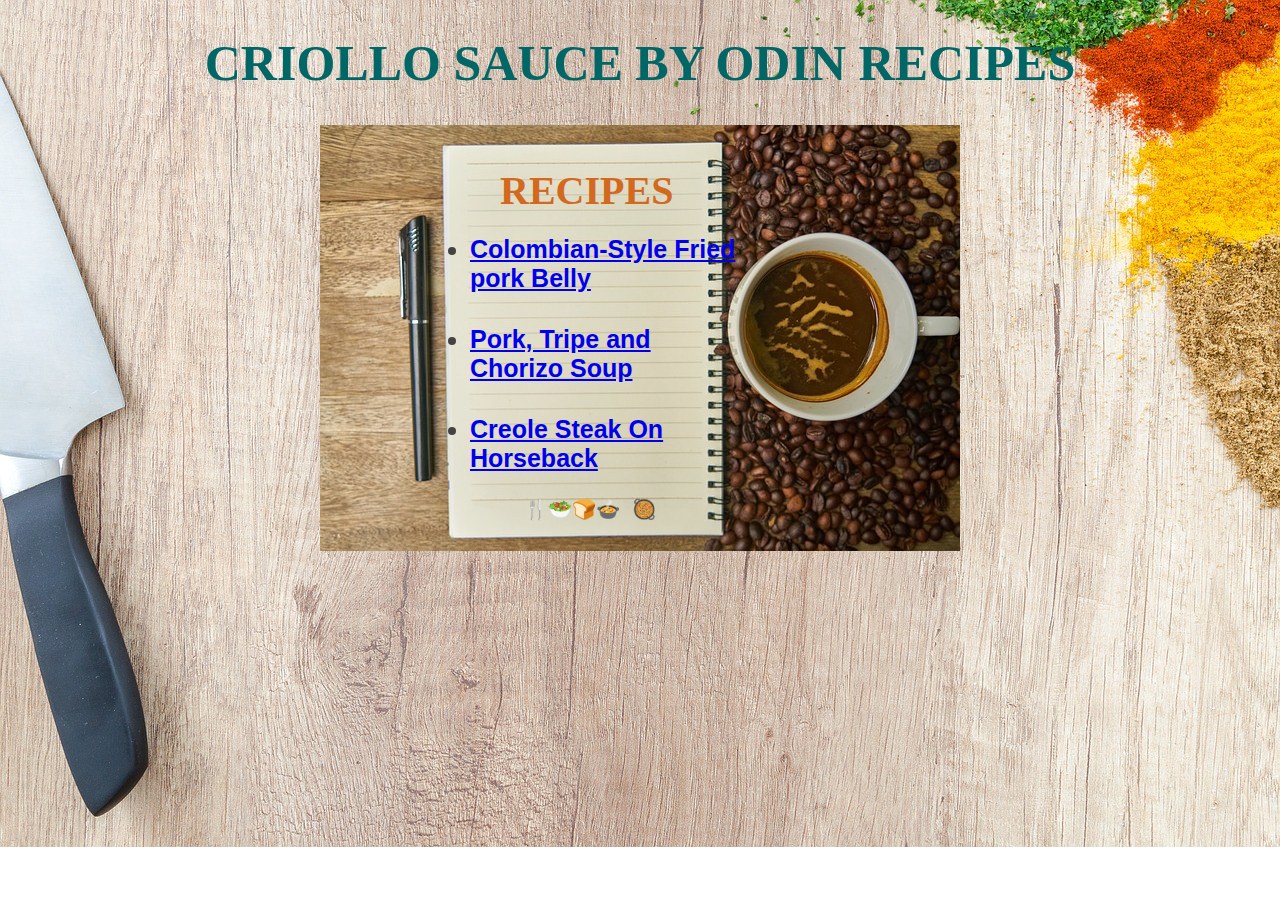
<file: index.html>
<!DOCTYPE html>
<html lang="en">
    <head>
        <meta charset="UTF-8">
        <title>Odin Recipes</title>
        <link rel="stylesheet" href="mystyles.css">

        <style>
            body {
                background-image: url('./Images/turmeric-2879382_1280.jpg');
                background-repeat: repeat-x;
}
        </style>
        
    </head>

    <body>
           
           <h1 class="titles">CRIOLLO SAUCE BY ODIN  RECIPES </h1>
            <img class="images"  src="./Images/coffee-2542045_640.jpg" alt="">

                             
       
        <h1 class="recipe">RECIPES</font></h1>
        <h2 class="recipe1">
            <ul>
                <li><a href="./fried-pork.html" target="blank"> Colombian-Style Fried<br> pork Belly</a>
                </li>
            </ul>
        </h2>
        <h2 class="recipe2">
            <ul>
                <li>
                    <a href="./porkandchorizosoup.html" target="blank">Pork, Tripe and <br>Chorizo Soup</a>
                </li>
            </ul>
        </h2>  

        <h2 class="recipe3">
            <ul>
                <li>
                    <a href="./creolesteak.html" target="blank">Creole Steak On <br>Horseback </a>
                </li>
            </ul>
            <pre>        🍴🥗🍞🍲 🥘</pre>  
        </h2>
    <audio autoplay>
        <source src="./Music/soy_colombiano_silva_y_villalba_bambuco_colombia.mp3" type="audio/mpeg"></source>
    </audio>
    </body>


</html>
</file>
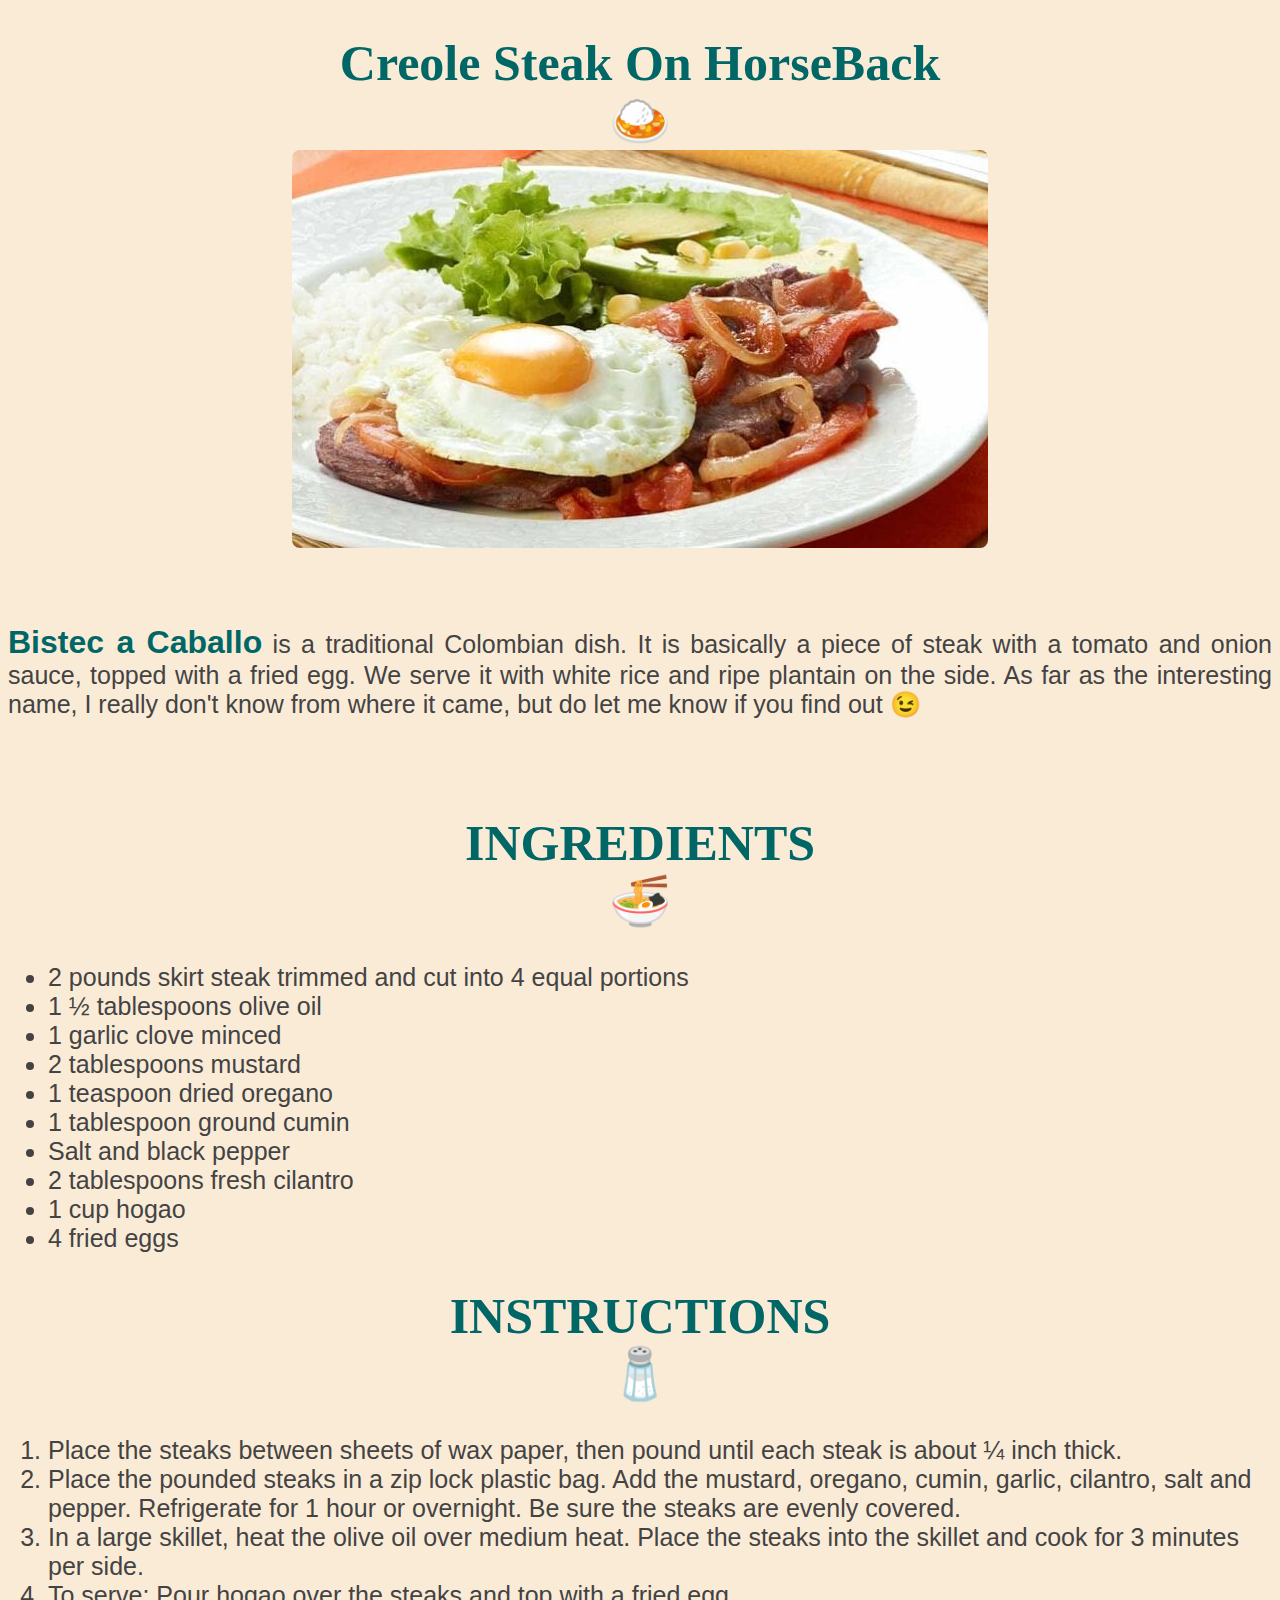
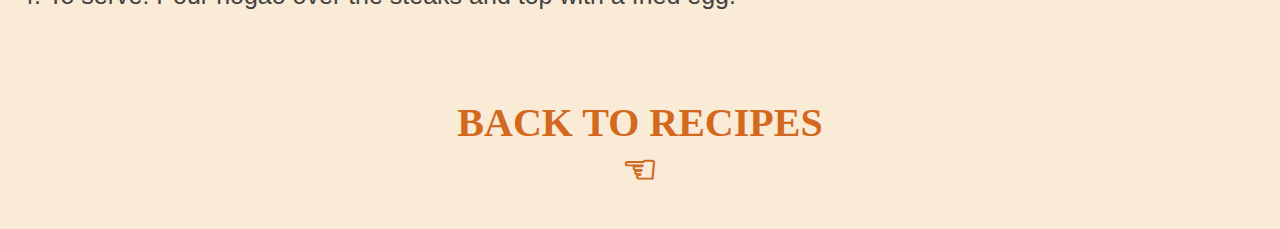
<file: creolesteak.html>
<!DOCTYPE html>
<html lang="en">
<head>
    <meta charset="UTF-8">
    <meta http-equiv="X-UA-Compatible" content="IE=edge">
    <meta name="viewport" content="width=device-width, initial-scale=1.0">
    <title>Document</title>
    <link rel="stylesheet" href="./mystyles.css">
    <style>
        body {
            background-color: antiquewhite;
        }
        
    </style>
</head>
<body>

    <h1 class="titles"> Creole Steak On HorseBack <br>🍛 <br> <img class="head-image" src="./Images/bistec.jpg" alt="creole steak">
        </h1>
          <br>
  <p >
      <strong><font color="006666" size="+3">Bistec a Caballo</font></strong>  is a traditional Colombian dish. It is basically a piece of steak with a tomato and onion sauce, topped with a fried egg. We serve it with white rice and ripe plantain on the side. As far as the interesting name, I really don't know from where it came, but do let me know if you find out 😉
  </p>   
    <br>
    <br>
   
               <h1 class="titles">INGREDIENTS <br>🍜 </h1>
      
      <ul>
        
            <li>
                2 pounds skirt steak trimmed and cut into 4 equal portions
            </li>
            <li>
                1 ½ tablespoons olive oil
            </li>
            <li>
                1 garlic clove minced
            </li>
            <li>
                2 tablespoons mustard
            </li>
            <li>
                1 teaspoon dried oregano
            </li>
            <li>
                1 tablespoon ground cumin
            </li>
            <li>
                Salt and black pepper
            </li>
            <li>
                2 tablespoons fresh cilantro
            </li>
            <li>
                1 cup hogao
            </li>
            <li>
                4 fried eggs
            </li>

        
    </ul>
    
        <h1 class="titles">INSTRUCTIONS <br>🧂
        </h1> 
   
    <p >
        <ol>
       
            <li>
                Place the steaks between sheets of wax paper, then pound until each steak is about ¼ inch thick.
            </li>
            <li>
                Place the pounded steaks in a zip lock plastic bag. Add the mustard, oregano, cumin, garlic, cilantro, salt and pepper. Refrigerate for 1 hour or overnight. Be sure the steaks are evenly covered.
            </li>
            <li>
                In a large skillet, heat the olive oil over medium heat. Place the steaks into the skillet and cook for 3 minutes per side.
            </li>
            <li>
                To serve: Pour hogao over the steaks and top with a fried egg.

            </li>
        
    </ol>
    </p>
    <br>
    <br>
    
       <div class="button">
        <button class="button back" onclick="window.location.href='index.html'" >BACK TO  RECIPES <br>☜</button>
        
        </div> 
    
        
</body>
</html>
</file>
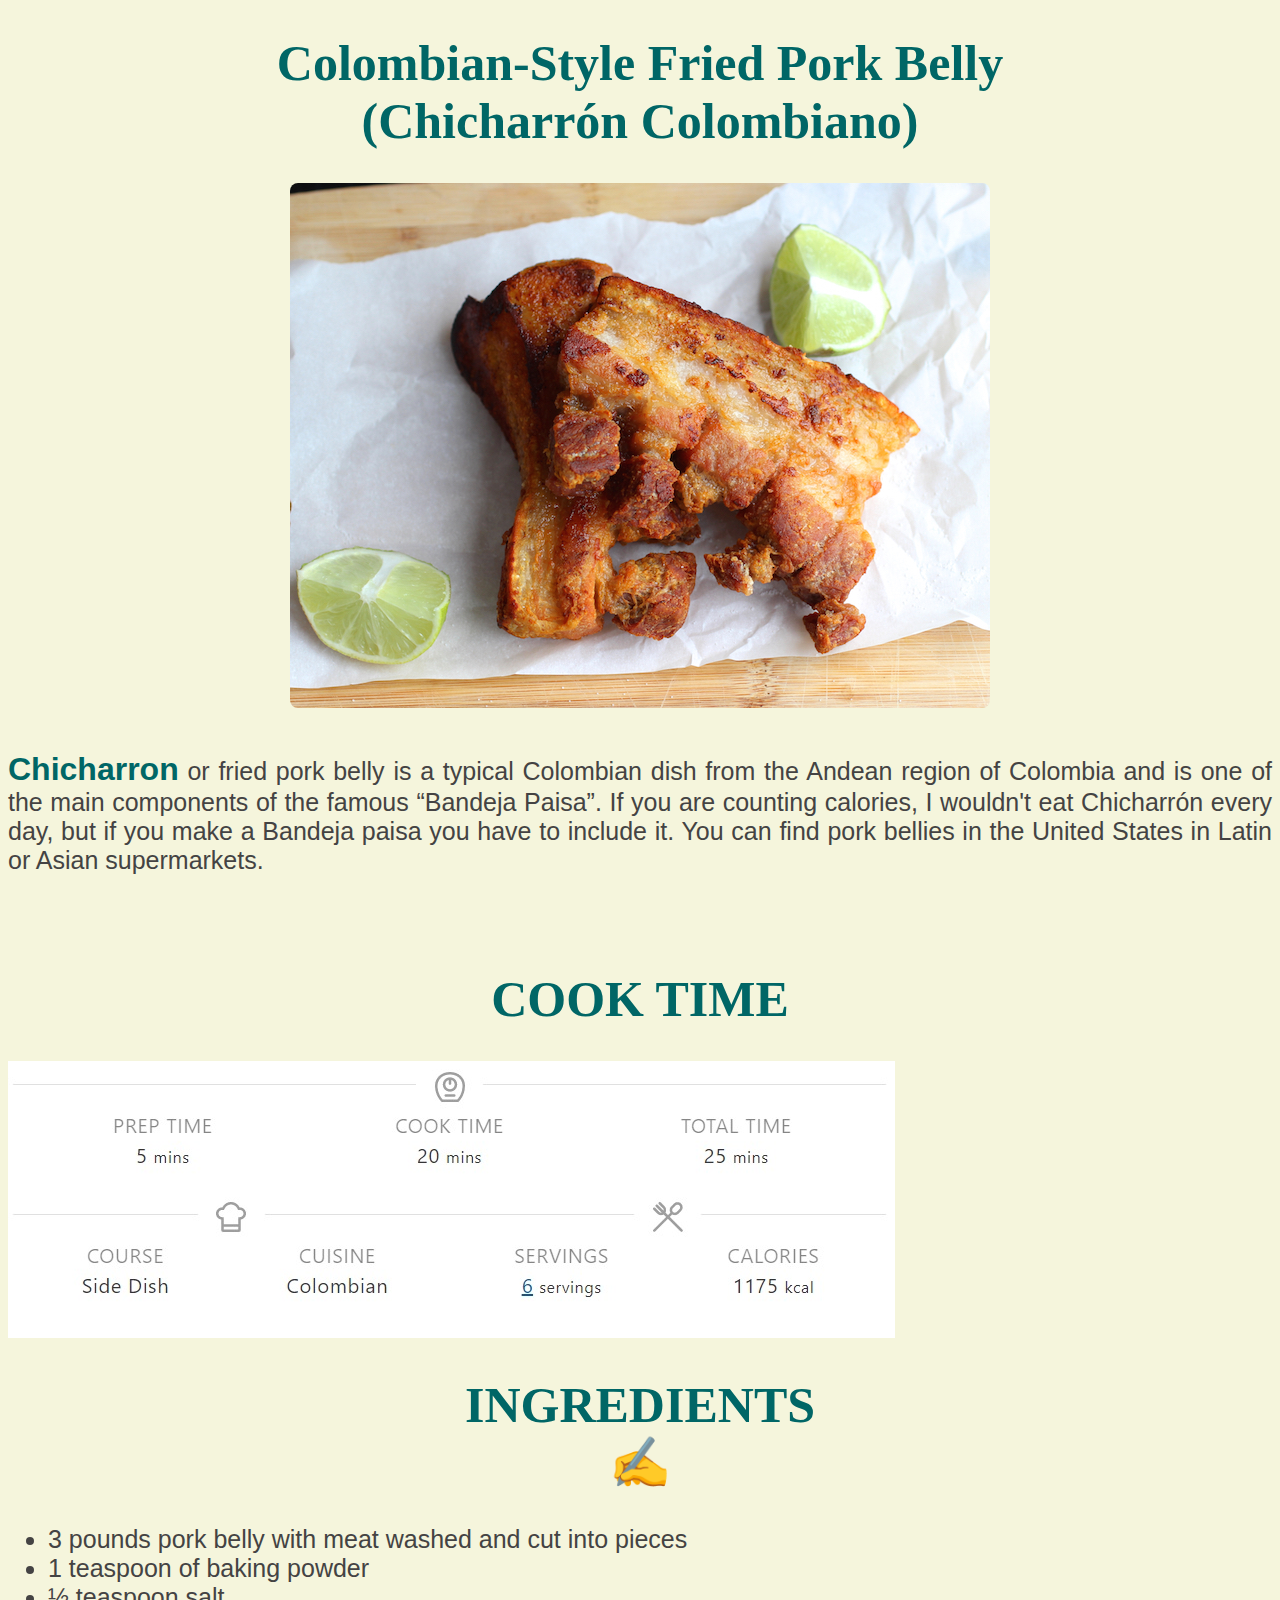
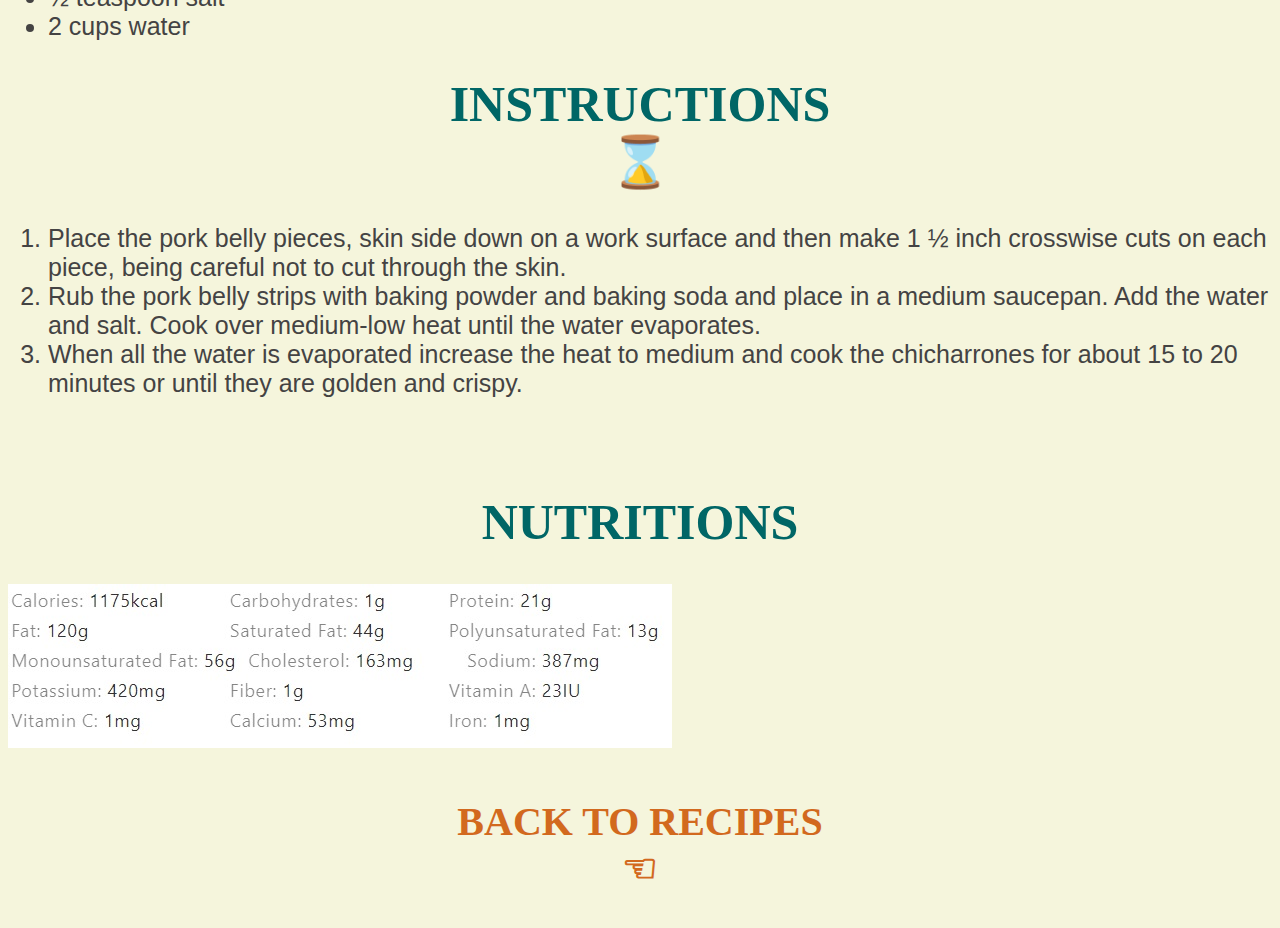
<file: fried-pork.html>
<!DOCTYPE html>
<html lang="en">
<head>
    <meta charset="UTF-8">
    <meta http-equiv="X-UA-Compatible" content="IE=edge">
    <meta name="viewport" content="width=device-width, initial-scale=1.0">
    <link rel="stylesheet" href="mystyles.css">
    <title>Fried Pork Belly</title>
    <style>
        body  {
            background-color: beige;
        }
    </style>
    
</head>
<body>
    
        <h1 class="titles">Colombian-Style Fried Pork Belly <br>(Chicharrón Colombiano)</h1>
        <img class="head-image"  src="./Images/Chicharron-de-cerdo.jpg" alt="pork" >
<br>
    
<p >
    <strong><font color="006666" size="+3">Chicharron</font></strong>  or fried pork belly is a typical Colombian dish from the Andean region of Colombia and is one of the main components of the famous “Bandeja Paisa”. If you are counting calories, I wouldn't eat Chicharrón every day, but if you make a Bandeja paisa you have to include it. You can find pork bellies in the United States in Latin or Asian supermarkets. </p> 
<br>
<br> 


    <h1 class="titles">COOK TIME </h1>
    <img class="pork-image" src="./Images/cook time.jpg" alt="">
    <h1 class="titles">INGREDIENTS  <br>✍</h1>
   

<ul>
   
        <li>
            3 pounds pork belly with meat washed and cut into pieces
        </li>
        <li>
            1 teaspoon of baking powder
        </li>
        <li>
            ½ teaspoon salt
        </li>
        <li>
            2 cups water
        </li>
    
</ul>

    <h1 class="titles">INSTRUCTIONS </font> <br>⌛</h1> 


<ol>
        <li>
            Place the pork belly pieces, skin side down on a work surface and then make 1 ½ inch crosswise cuts on each piece, being careful not to cut through the skin.
        </li>
        <li>
            Rub the pork belly strips with baking powder and baking soda and place in a medium saucepan. Add the water and salt. Cook over medium-low heat until the water evaporates.
        </li>
        <li>
            When all the water is evaporated increase the heat to medium and cook the chicharrones for about 15 to 20 minutes or until they are golden and crispy.
        </li>

    </ol>
<br>
<br>

    <h1 class="titles">NUTRITIONS </h1>
    <img  class="pork-image" src="./Images/NUTRITION.jpg" alt="" >

<br>
<br>


  <div  class="button" >    
    <button class="button back" onclick="window.location.href='index.html'" >BACK TO  RECIPES <br>☜</button>
    </div>  




</body>
</html>
</file>
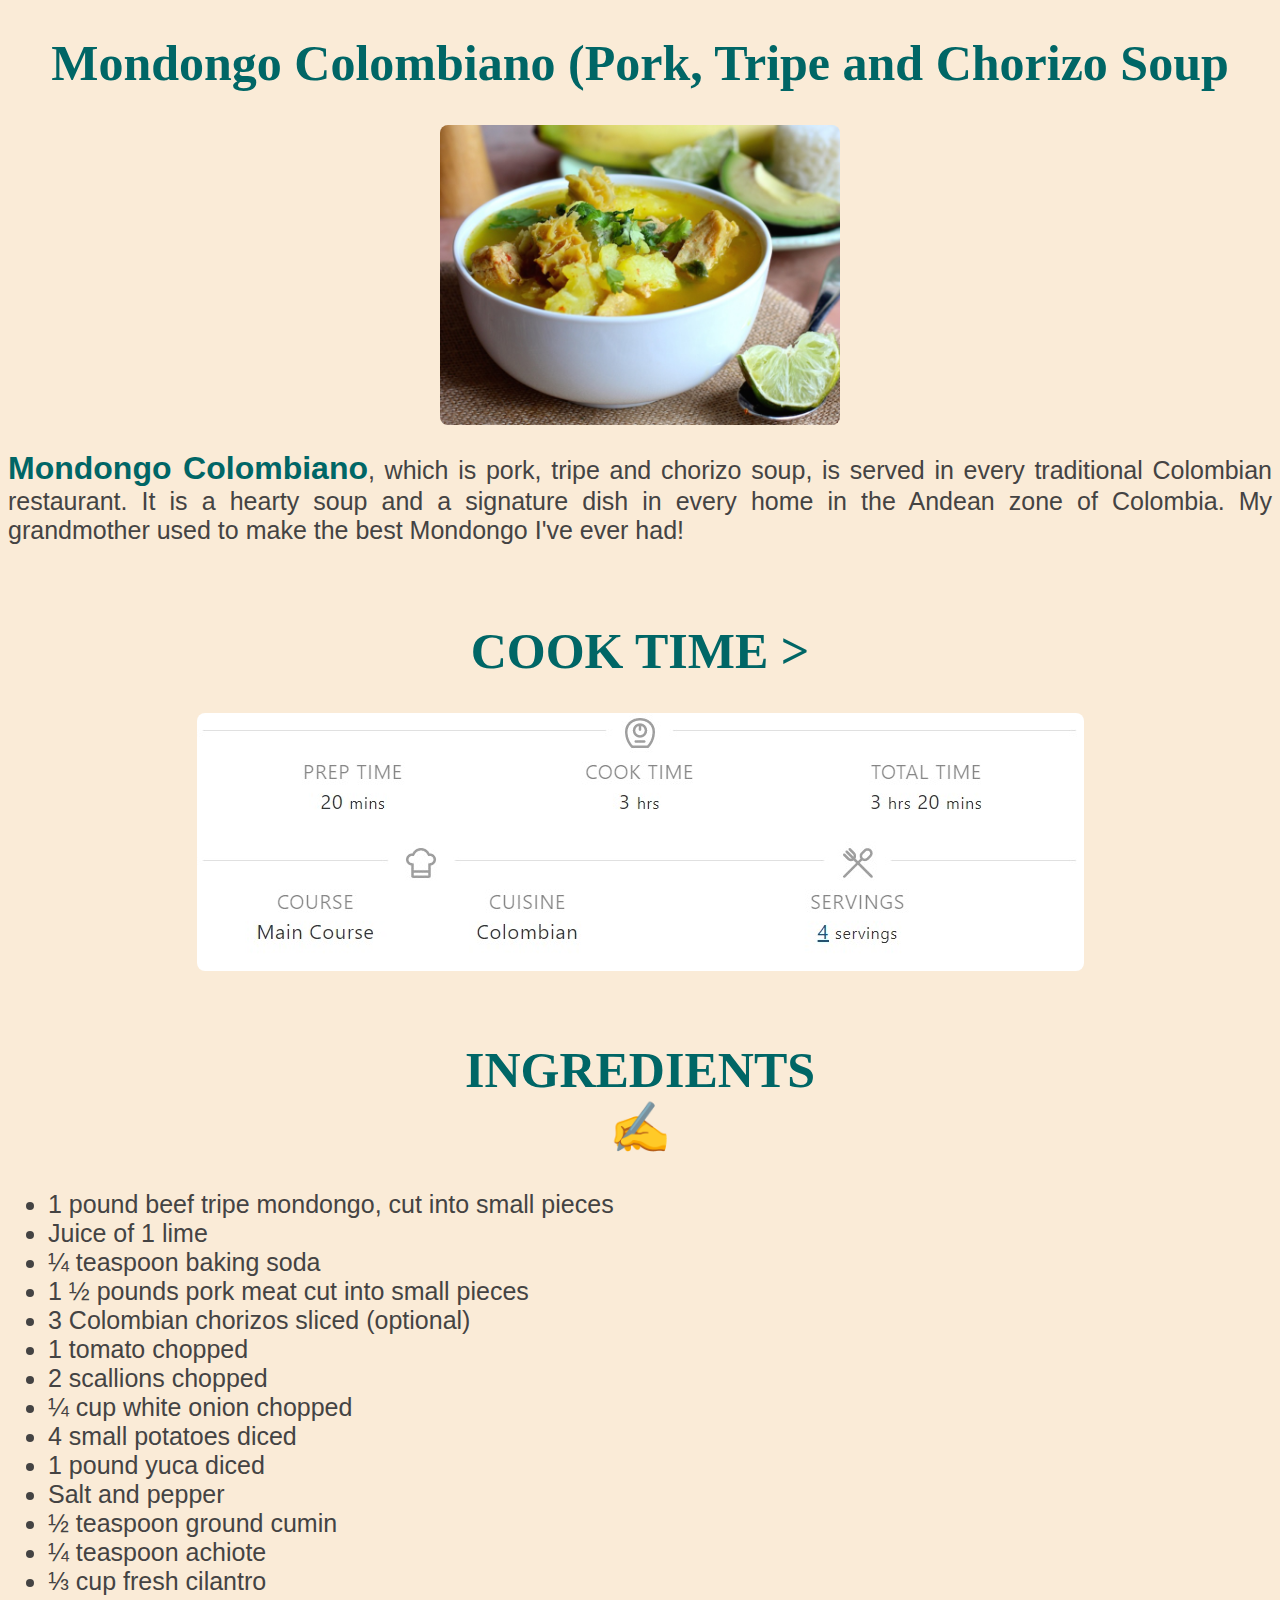
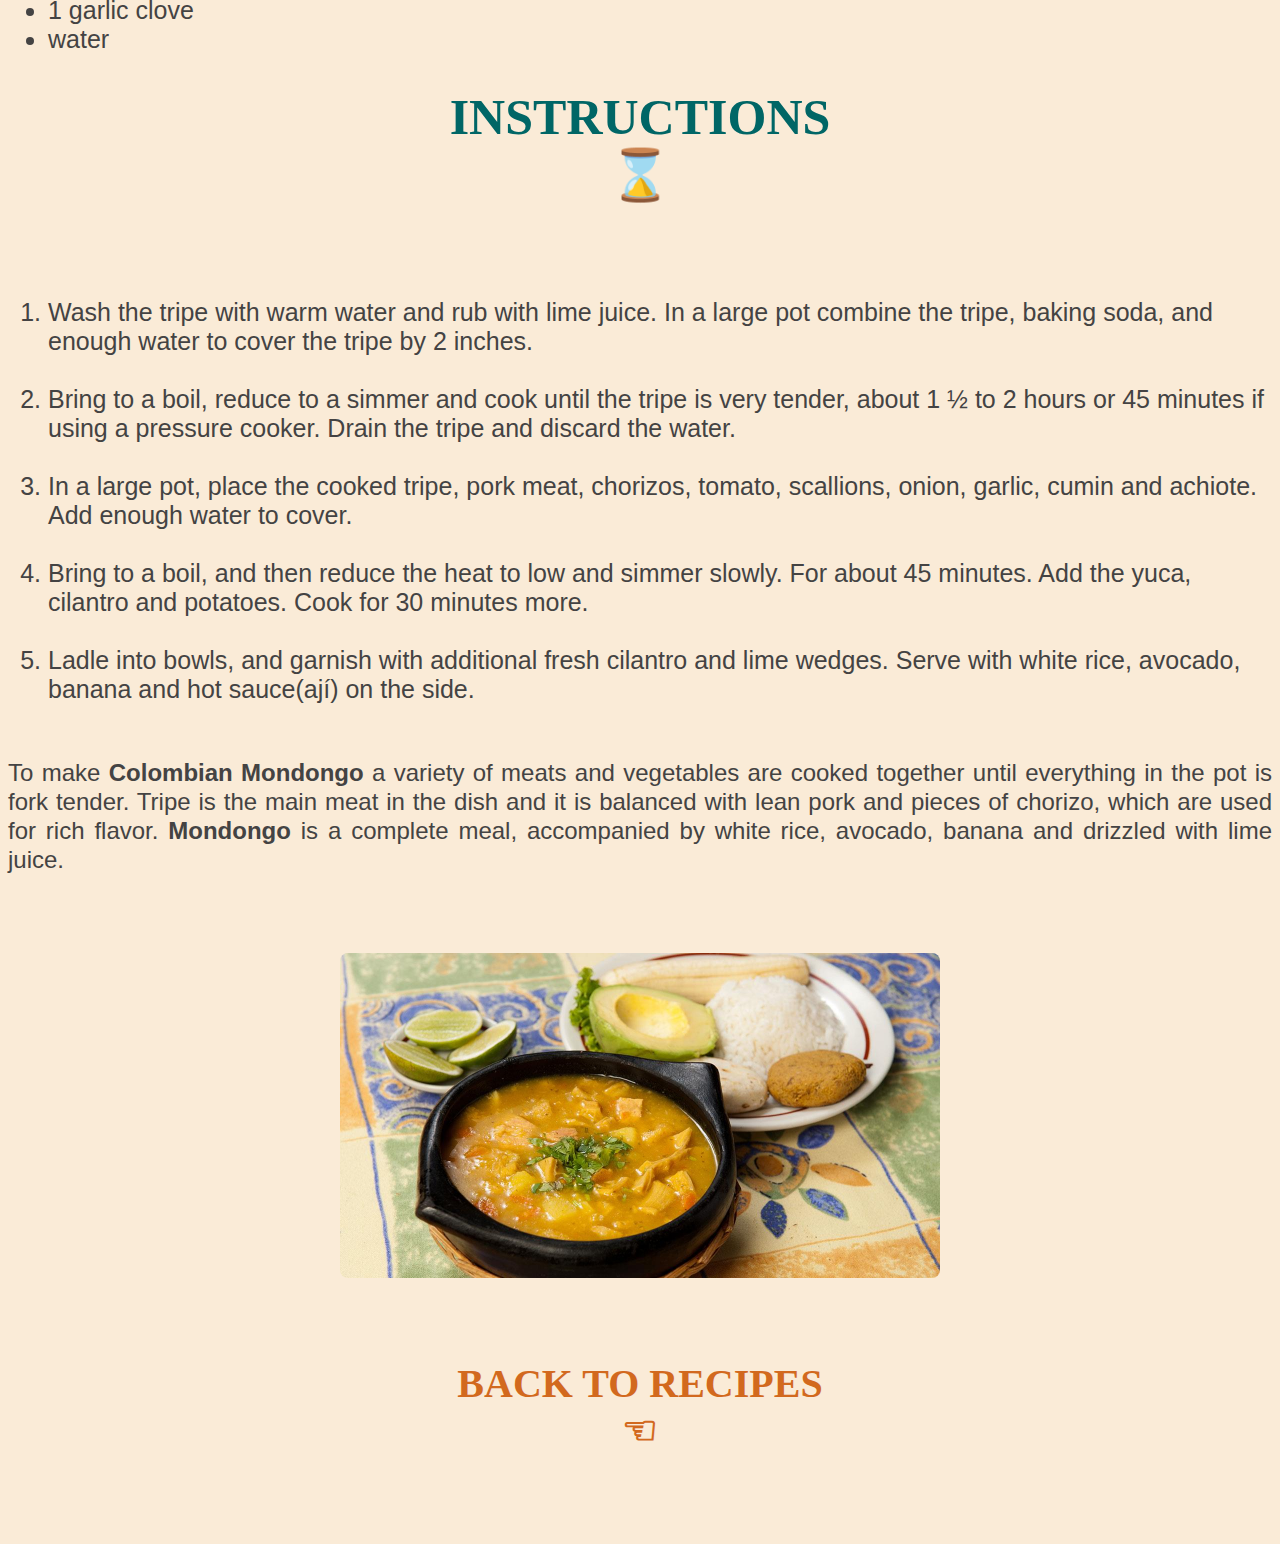
<file: porkandchorizosoup.html>
<!DOCTYPE html>
<html lang="en">
<head>
    <meta charset="UTF-8">
    <meta http-equiv="X-UA-Compatible" content="IE=edge">
    <meta name="viewport" content="width=device-width, initial-scale=1.0">
    <title>Document</title>
    <link rel="stylesheet" href="./mystyles.css">
   <style>
       body {
           background-color: antiquewhite;
       }
       
   </style>
</head>
<body>
    
        <h1 class="titles">Mondongo Colombiano (Pork, Tripe and Chorizo Soup</h1>

        <img class="head-image" src="./Images/mondongo.jpg" alt="MONDONGO" width="400" height="300">
    
<p >
    <strong>
        <font color="006666" size="+3">Mondongo Colombiano</font></strong>, which is pork, tripe and chorizo soup, is served in every traditional Colombian restaurant. It is a hearty soup and a signature dish in every home in the Andean zone of Colombia. My grandmother used to make the best Mondongo I've ever had!
</p>
<br> 

    <h1 class="titles"> COOK TIME ></h1>
    <img class="head-image" src="./Images/cook mondongo.jpg" alt="mondongo"> <br><br>
    <h1 class="titles">INGREDIENTS <br>✍</h1>


<ul>
    
        <li>1 pound beef tripe mondongo, cut into small pieces </li>
        <li>Juice of 1 lime</li>
        <li>¼ teaspoon baking soda</li>
        <li>1 ½ pounds pork meat cut into small pieces</li>
        <li>3 Colombian chorizos sliced (optional)</li>
        <li>1 tomato chopped</li>
        <li>2 scallions chopped</li>
        <li>¼ cup white onion chopped</li>
        <li>4 small potatoes diced</li>
        <li>1 pound yuca diced</li>
        <li>Salt and pepper</li>
        <li>½ teaspoon ground cumin</li>
        <li>¼ teaspoon achiote</li>
        <li>⅓ cup fresh cilantro</li>
        <li>1 garlic clove</li>
        <li>water</li>

    
</ul>

    <h1 class="titles">INSTRUCTIONS  <br>⌛</h1>

<br><br>
<ol>
    
        <li>Wash the tripe with warm water and rub with lime juice. In a large pot combine the tripe, baking soda, and enough water to cover the tripe by 2 inches.</li><br>
        <li>Bring to a boil, reduce to a simmer and cook until the tripe is very tender, about 1 ½ to 2 hours or 45 minutes if using a pressure cooker. Drain the tripe and discard the water.</li><br>
        <li>In a large pot, place the cooked tripe, pork meat, chorizos, tomato, scallions, onion, garlic, cumin and achiote. Add enough water to cover.</li><br>
        <li>Bring to a boil, and then reduce the heat to low and simmer slowly. For about 45 minutes. Add the yuca, cilantro and potatoes. Cook for 30 minutes more.</li><br>
        <li>Ladle into bowls, and garnish with additional fresh cilantro and lime wedges. Serve with white rice, avocado, banana and hot sauce(ají) on the side.</li><br>

  
</ol>
<p><font size="+2">To make <strong>Colombian Mondongo</strong> a variety of meats and vegetables are cooked together until everything in the pot is fork tender. Tripe is the main meat in the dish and it is balanced with lean pork and pieces of chorizo, which are used for rich flavor.  <strong>Mondongo</strong> is a complete meal, accompanied by white rice, avocado, banana and drizzled with lime juice.</p><br><br>


    <img class="head-image" src="./Images/mondongo-o-sopa-de-callo-1459.jpg" alt="Mondongo with rice" width="600">
<br><br>

    <div class="button">
    <button class="button back" onclick="window.location.href='index.html'" >BACK TO  RECIPES <br>☜</button>
    </div>    


<br><br>
</body>
</html>
</file>
<file: mystyles.css>
.titles {
    font-size: 50px;
    color: rgb(0, 102, 102);
    text-align: center;
    font-weight: bold;
    font-family: Papyrus;
}

.images {
    display: block;
    margin-left: auto;
    margin-right: auto;
    
}


.recipe {
    position: absolute;
    top: 140px;
    left: 500px;
    color: chocolate;
        font-size: 40px;
            }

.recipe1 {
    position: absolute;
    top: 190px;
    left: 430px;
}

.recipe2 {
    position: absolute;
    top: 280px;
    left: 430px;
}

.recipe3 {
    position: absolute;
    top: 370px;
    left: 430px;
}
      


p {
    text-align: justify;
    font-family: Arial, Helvetica, sans-serif;
    font-size: 25px;
    color: rgb(68, 67, 67);

}
.head-image {
    width: 300;
    height: 200;
    display: block;
    margin-left: auto;
    margin-right: auto;
    border-radius: 8px;
    
}


ul, ol {
    font-size: 25px;
    color: rgb(68, 67, 67);
    font-family: Arial, Helvetica, sans-serif;
}
.button {
    border: none;
    background-color: inherit;
    padding: 14px 28px;
    font-size: 40px;
    cursor: pointer;
    display: flex;
    justify-content: center;
    align-items: center;
    font-weight: bold;
    font-family: Papyrus;
    
   
   
}

.back {
    color: chocolate;
    
}
.back:hover {
    background-color: #04AA6D;
    color: white;
    
}
</file>
